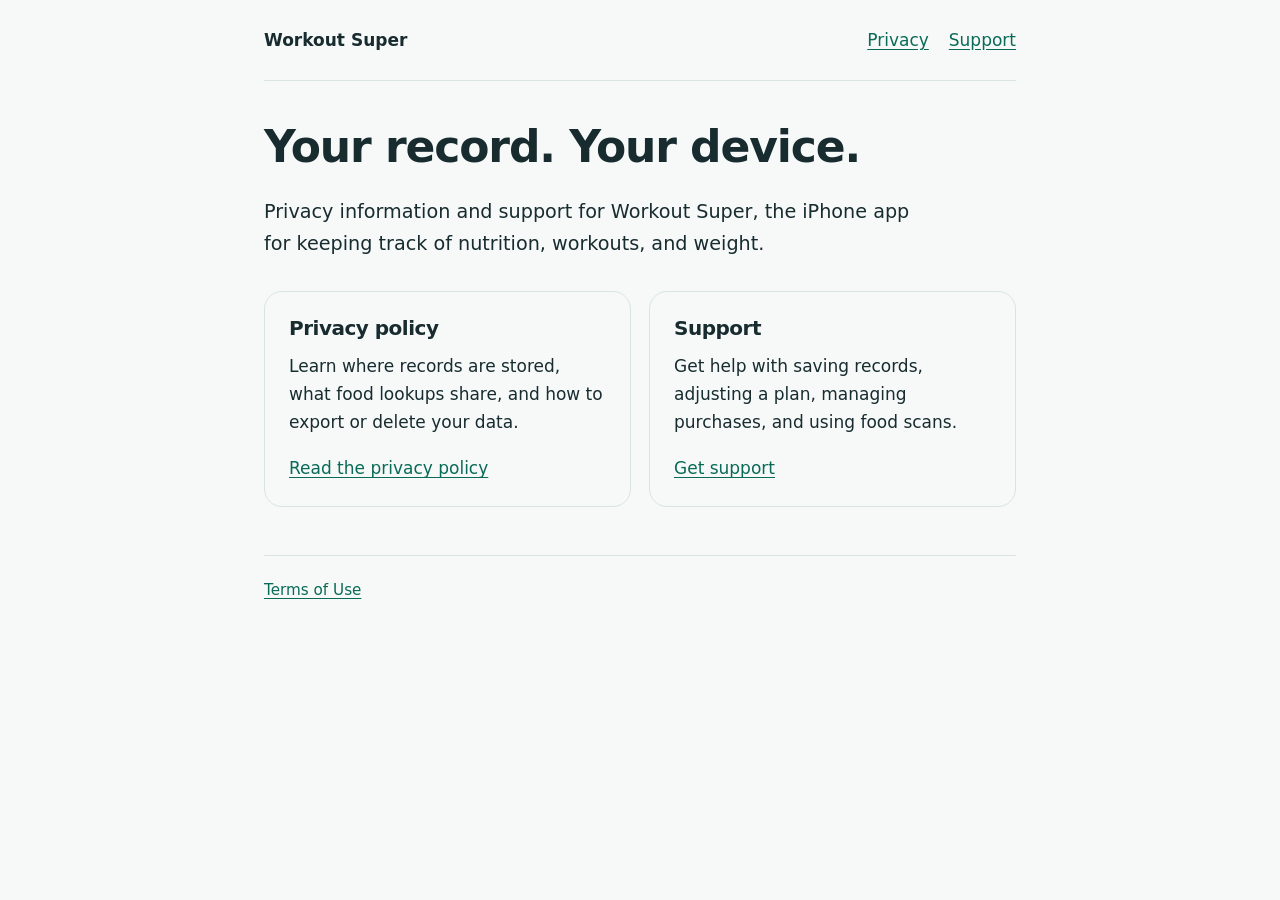
<file: index.html>
<!doctype html>
<html lang="en">
<meta charset="utf-8">
<meta name="viewport" content="width=device-width,initial-scale=1">
<meta name="description" content="Privacy information and support for the Workout Super iPhone app.">
<title>Workout Super — Privacy & Support</title>
<link rel="stylesheet" href="site.css">
<nav aria-label="Main navigation"><a class="brand" href="index.html">Workout Super</a><span><a href="privacy.html">Privacy</a><a href="support.html">Support</a></span></nav>
<main>
<h1>Your record. Your device.</h1>
<p class="intro">Privacy information and support for Workout Super, the iPhone app for keeping track of nutrition, workouts, and weight.</p>
<div class="cards">
<section class="card"><h2>Privacy policy</h2><p>Learn where records are stored, what food lookups share, and how to export or delete your data.</p><a href="privacy.html">Read the privacy policy</a></section>
<section class="card"><h2>Support</h2><p>Get help with saving records, adjusting a plan, managing purchases, and using food scans.</p><a href="support.html">Get support</a></section>
</div>
</main>
<footer><a href="https://www.apple.com/legal/internet-services/itunes/dev/stdeula/">Terms of Use</a></footer>
</html>
</file>
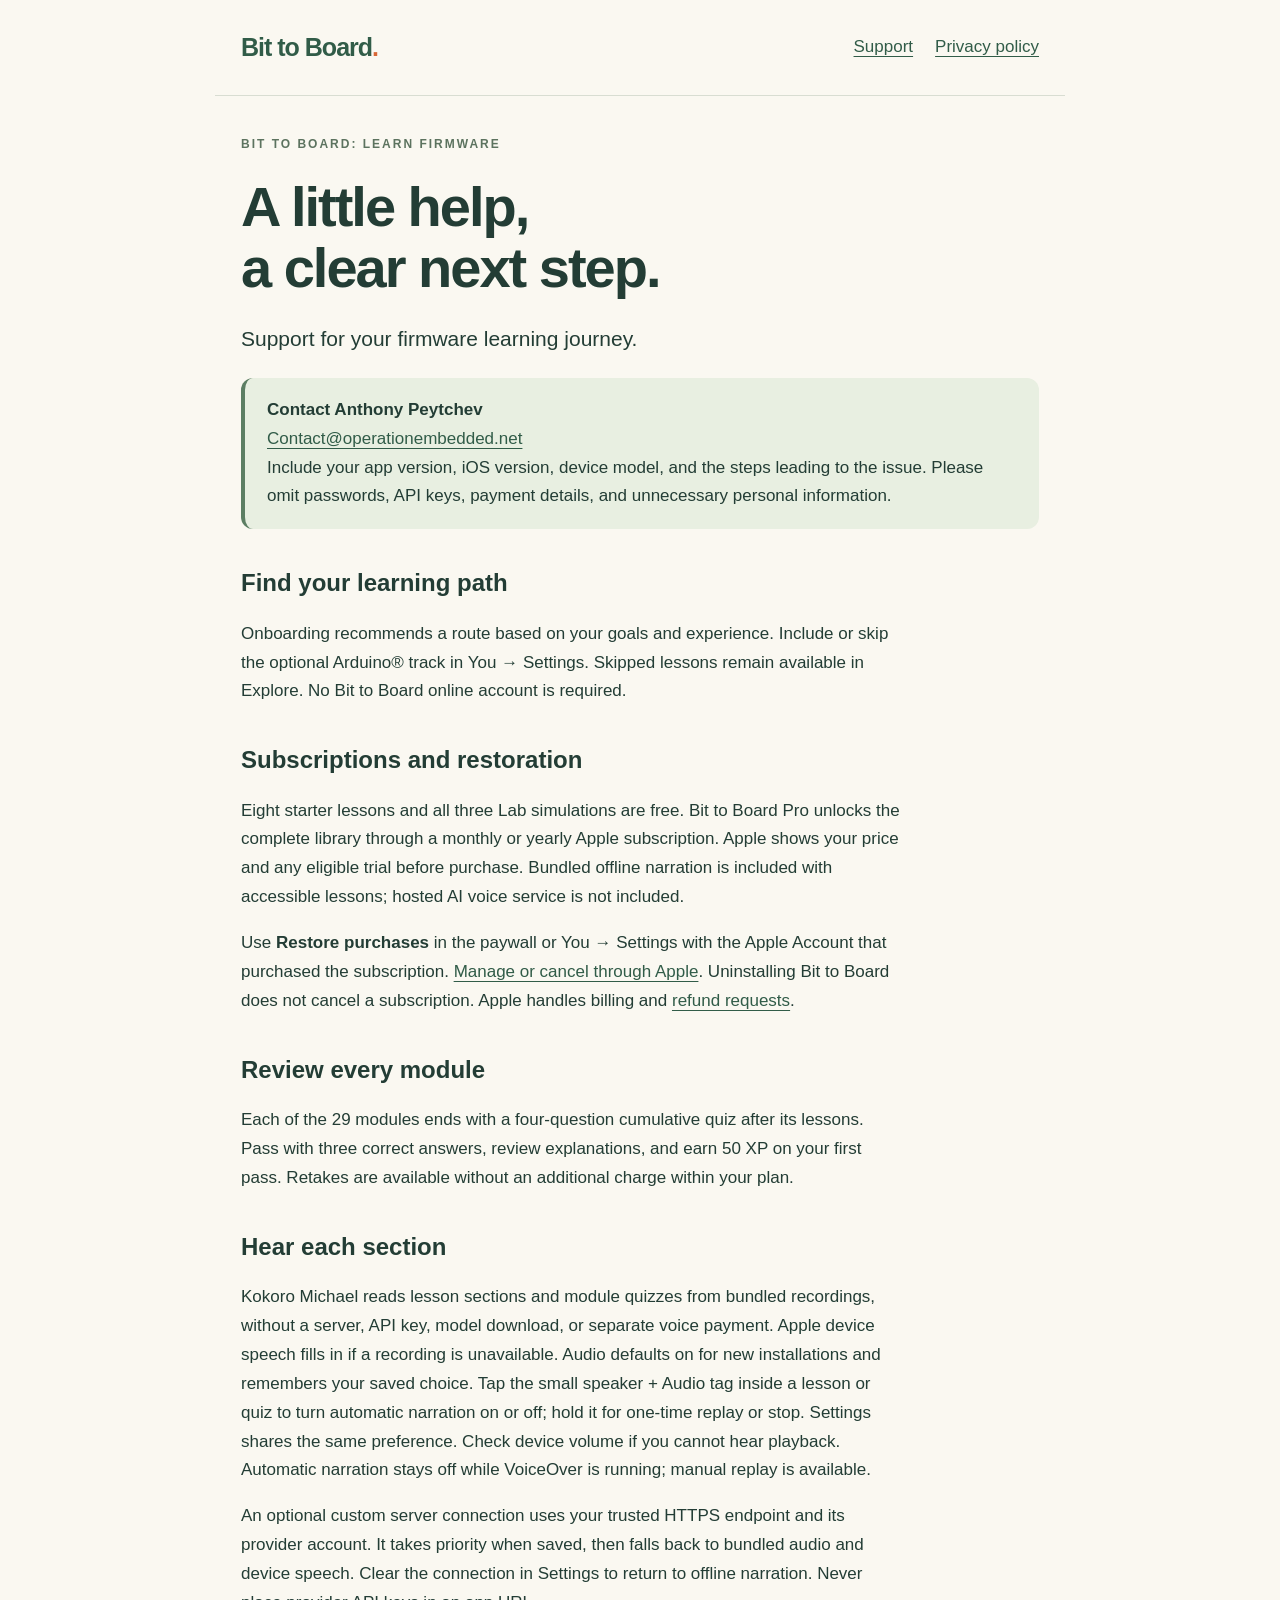
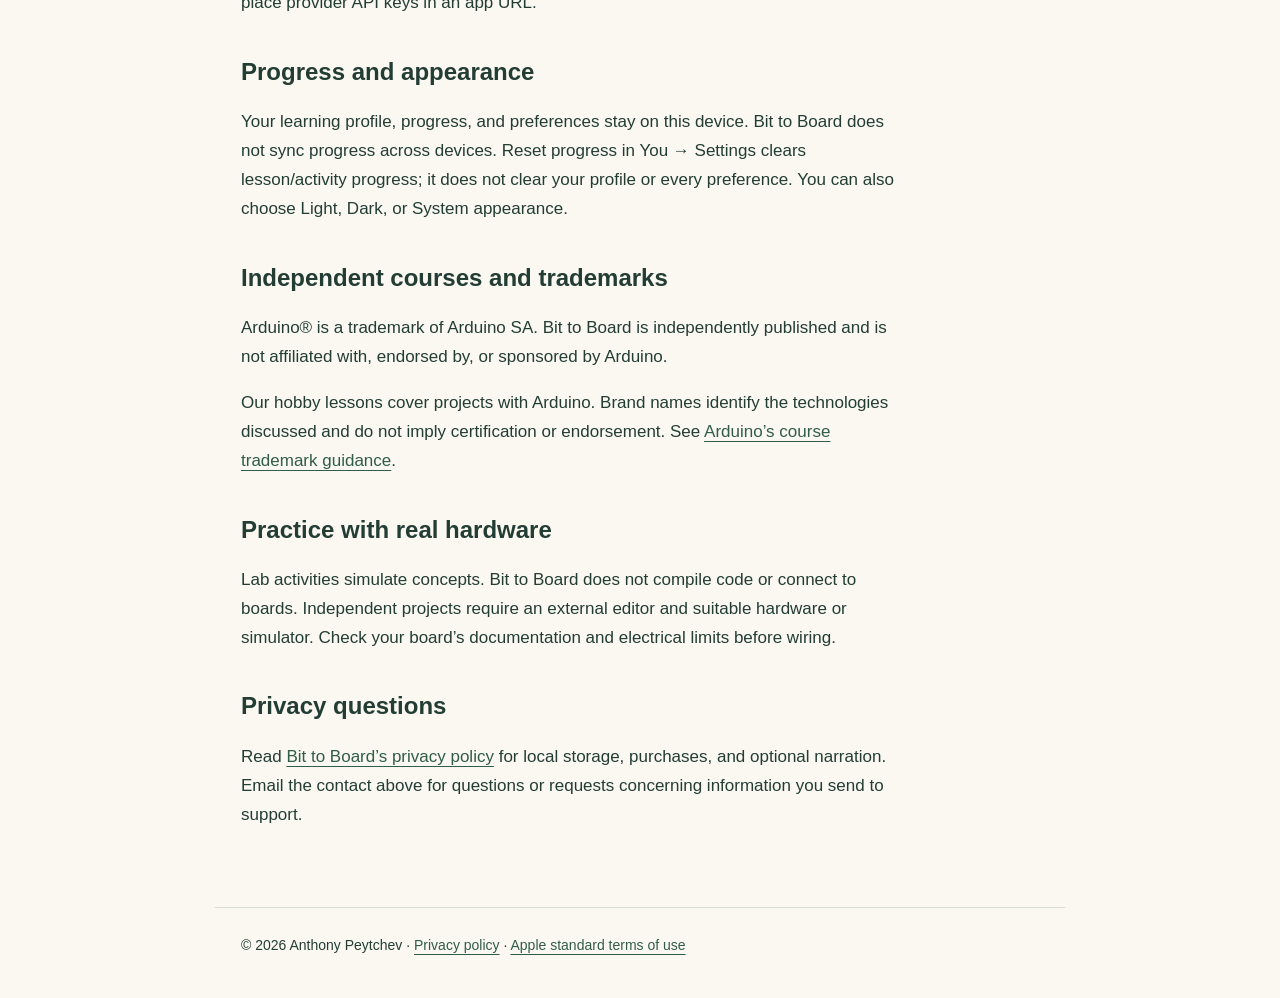
<file: ember/index.html>
<!doctype html><html lang="en"><head><meta charset="utf-8"><meta name="viewport" content="width=device-width,initial-scale=1"><title>Bit to Board — Support</title><meta name="description" content="Help with Bit to Board: Learn Firmware, subscriptions, narration, and local learning progress."><link rel="stylesheet" href="style.css"></head><body><header><a class="brand" href="./">Bit to Board<span>.</span></a><nav aria-label="Main"><a href="./" aria-current="page">Support</a><a href="privacy.html">Privacy policy</a></nav></header><main><p class="eyebrow">Bit to Board: Learn Firmware</p><h1>A little help,<br>a clear next step.</h1><p class="intro">Support for your firmware learning journey.</p><div class="note"><strong>Contact Anthony Peytchev</strong><br><a href="mailto:Contact@operationembedded.net">Contact@operationembedded.net</a><br>Include your app version, iOS version, device model, and the steps leading to the issue. Please omit passwords, API keys, payment details, and unnecessary personal information.</div><h2>Find your learning path</h2><p>Onboarding recommends a route based on your goals and experience. Include or skip the optional Arduino® track in You → Settings. Skipped lessons remain available in Explore. No Bit to Board online account is required.</p><h2>Subscriptions and restoration</h2><p>Eight starter lessons and all three Lab simulations are free. Bit to Board Pro unlocks the complete library through a monthly or yearly Apple subscription. Apple shows your price and any eligible trial before purchase. Bundled offline narration is included with accessible lessons; hosted AI voice service is not included.</p><p>Use <strong>Restore purchases</strong> in the paywall or You → Settings with the Apple Account that purchased the subscription. <a href="https://apps.apple.com/account/subscriptions">Manage or cancel through Apple</a>. Uninstalling Bit to Board does not cancel a subscription. Apple handles billing and <a href="https://reportaproblem.apple.com/">refund requests</a>.</p><h2>Review every module</h2><p>Each of the 29 modules ends with a four-question cumulative quiz after its lessons. Pass with three correct answers, review explanations, and earn 50 XP on your first pass. Retakes are available without an additional charge within your plan.</p><h2>Hear each section</h2><p>Kokoro Michael reads lesson sections and module quizzes from bundled recordings, without a server, API key, model download, or separate voice payment. Apple device speech fills in if a recording is unavailable. Audio defaults on for new installations and remembers your saved choice. Tap the small speaker + Audio tag inside a lesson or quiz to turn automatic narration on or off; hold it for one-time replay or stop. Settings shares the same preference. Check device volume if you cannot hear playback. Automatic narration stays off while VoiceOver is running; manual replay is available.</p><p>An optional custom server connection uses your trusted HTTPS endpoint and its provider account. It takes priority when saved, then falls back to bundled audio and device speech. Clear the connection in Settings to return to offline narration. Never place provider API keys in an app URL.</p><h2>Progress and appearance</h2><p>Your learning profile, progress, and preferences stay on this device. Bit to Board does not sync progress across devices. Reset progress in You → Settings clears lesson/activity progress; it does not clear your profile or every preference. You can also choose Light, Dark, or System appearance.</p><h2>Independent courses and trademarks</h2><p>Arduino® is a trademark of Arduino SA. Bit to Board is independently published and is not affiliated with, endorsed by, or sponsored by Arduino.</p><p>Our hobby lessons cover projects with Arduino. Brand names identify the technologies discussed and do not imply certification or endorsement. See <a href="https://www.arduino.cc/en/trademark/guides/trademark-guide-for-courses-workshops-and-tutorials/">Arduino’s course trademark guidance</a>.</p><h2>Practice with real hardware</h2><p>Lab activities simulate concepts. Bit to Board does not compile code or connect to boards. Independent projects require an external editor and suitable hardware or simulator. Check your board’s documentation and electrical limits before wiring.</p><h2>Privacy questions</h2><p>Read <a href="privacy.html">Bit to Board’s privacy policy</a> for local storage, purchases, and optional narration. Email the contact above for questions or requests concerning information you send to support.</p></main><footer>© 2026 Anthony Peytchev · <a href="privacy.html">Privacy policy</a> · <a href="https://www.apple.com/legal/internet-services/itunes/dev/stdeula/">Apple standard terms of use</a></footer></body></html>
</file>
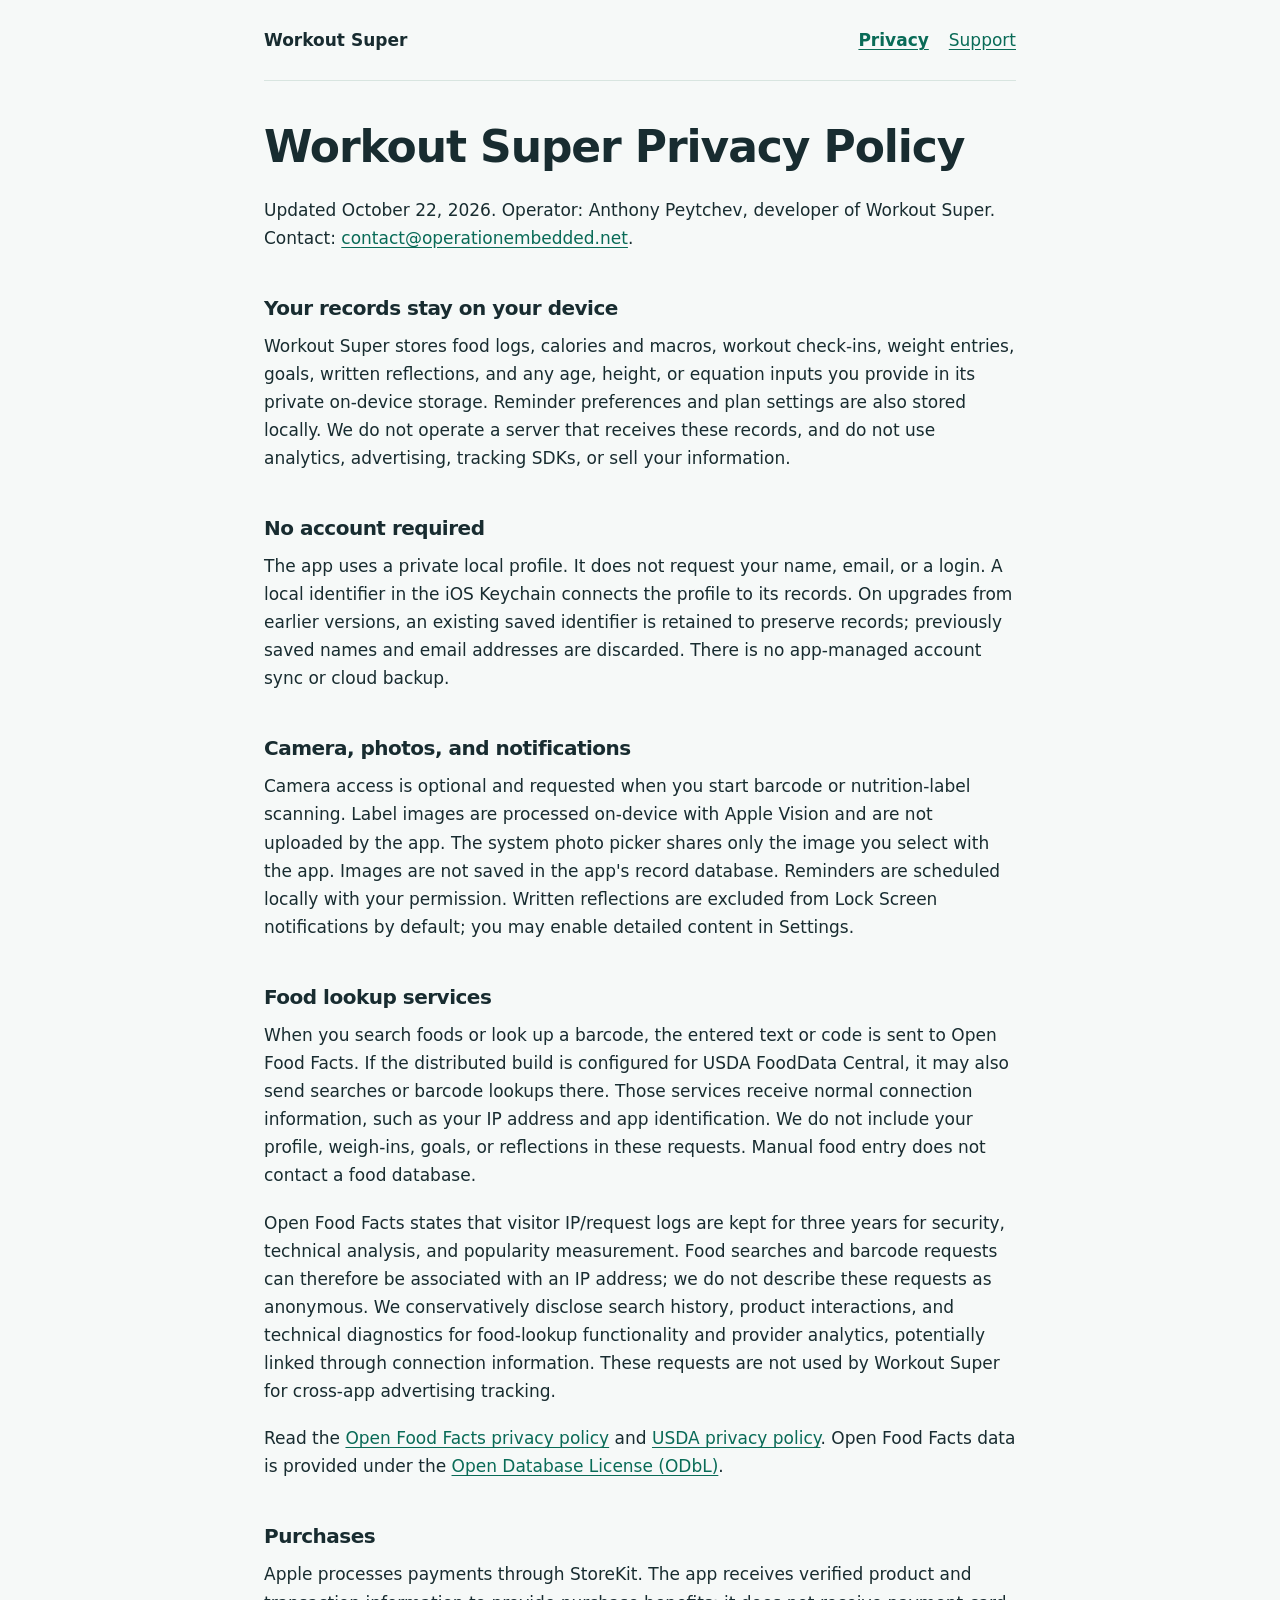
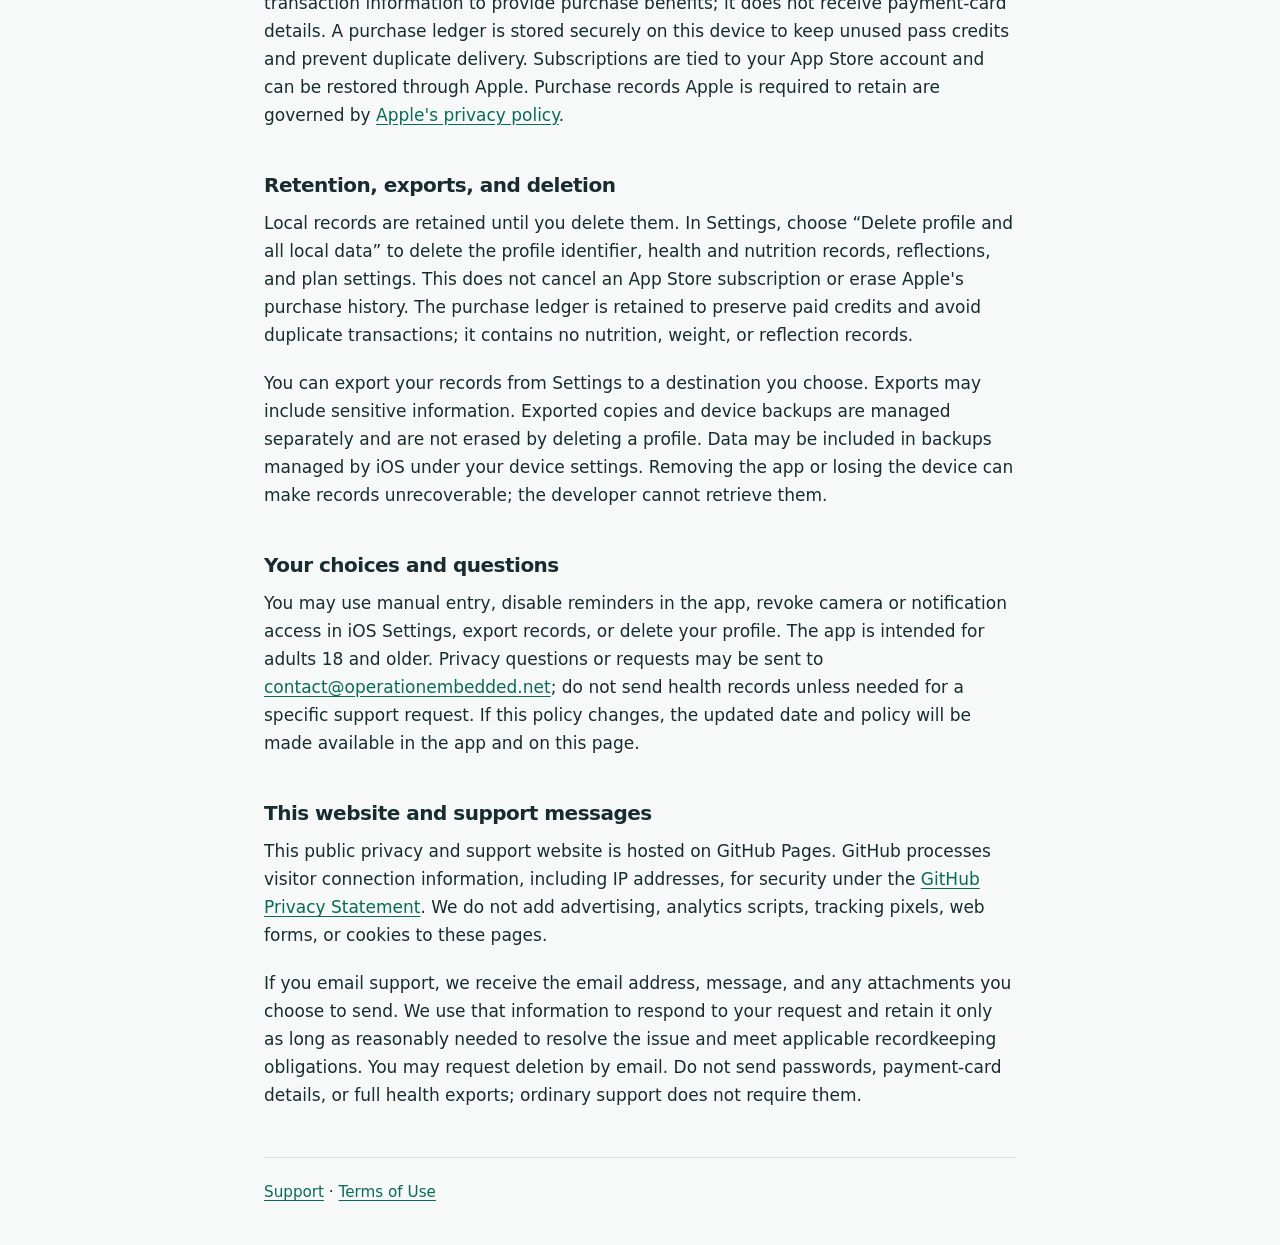
<file: privacy.html>
<!doctype html>
<html lang="en">
<meta charset="utf-8">
<meta name="viewport" content="width=device-width,initial-scale=1">
<meta name="description" content="How Workout Super handles local records, food lookups, purchases, and support information.">
<title>Workout Super — Privacy Policy</title>
<link rel="stylesheet" href="site.css">
<nav aria-label="Main navigation"><a class="brand" href="index.html">Workout Super</a><span><a href="privacy.html" aria-current="page">Privacy</a><a href="support.html">Support</a></span></nav>
<main>
<h1>Workout Super Privacy Policy</h1>
<p>Updated October 22, 2026. Operator: Anthony Peytchev, developer of Workout Super. Contact: <a href="mailto:contact@operationembedded.net">contact@operationembedded.net</a>.</p>
<h2>Your records stay on your device</h2>
<p>Workout Super stores food logs, calories and macros, workout check-ins, weight entries, goals, written reflections, and any age, height, or equation inputs you provide in its private on-device storage. Reminder preferences and plan settings are also stored locally. We do not operate a server that receives these records, and do not use analytics, advertising, tracking SDKs, or sell your information.</p>
<h2>No account required</h2>
<p>The app uses a private local profile. It does not request your name, email, or a login. A local identifier in the iOS Keychain connects the profile to its records. On upgrades from earlier versions, an existing saved identifier is retained to preserve records; previously saved names and email addresses are discarded. There is no app-managed account sync or cloud backup.</p>
<h2>Camera, photos, and notifications</h2>
<p>Camera access is optional and requested when you start barcode or nutrition-label scanning. Label images are processed on-device with Apple Vision and are not uploaded by the app. The system photo picker shares only the image you select with the app. Images are not saved in the app's record database. Reminders are scheduled locally with your permission. Written reflections are excluded from Lock Screen notifications by default; you may enable detailed content in Settings.</p>
<h2>Food lookup services</h2>
<p>When you search foods or look up a barcode, the entered text or code is sent to Open Food Facts. If the distributed build is configured for USDA FoodData Central, it may also send searches or barcode lookups there. Those services receive normal connection information, such as your IP address and app identification. We do not include your profile, weigh-ins, goals, or reflections in these requests. Manual food entry does not contact a food database.</p>
<p>Open Food Facts states that visitor IP/request logs are kept for three years for security, technical analysis, and popularity measurement. Food searches and barcode requests can therefore be associated with an IP address; we do not describe these requests as anonymous. We conservatively disclose search history, product interactions, and technical diagnostics for food-lookup functionality and provider analytics, potentially linked through connection information. These requests are not used by Workout Super for cross-app advertising tracking.</p>
<p>Read the <a href="https://world.openfoodfacts.org/privacy">Open Food Facts privacy policy</a> and <a href="https://www.usda.gov/privacy-policy">USDA privacy policy</a>. Open Food Facts data is provided under the <a href="https://opendatacommons.org/licenses/odbl/1-0/">Open Database License (ODbL)</a>.</p>
<h2>Purchases</h2>
<p>Apple processes payments through StoreKit. The app receives verified product and transaction information to provide purchase benefits; it does not receive payment-card details. A purchase ledger is stored securely on this device to keep unused pass credits and prevent duplicate delivery. Subscriptions are tied to your App Store account and can be restored through Apple. Purchase records Apple is required to retain are governed by <a href="https://www.apple.com/legal/privacy/">Apple's privacy policy</a>.</p>
<h2>Retention, exports, and deletion</h2>
<p>Local records are retained until you delete them. In Settings, choose “Delete profile and all local data” to delete the profile identifier, health and nutrition records, reflections, and plan settings. This does not cancel an App Store subscription or erase Apple's purchase history. The purchase ledger is retained to preserve paid credits and avoid duplicate transactions; it contains no nutrition, weight, or reflection records.</p>
<p>You can export your records from Settings to a destination you choose. Exports may include sensitive information. Exported copies and device backups are managed separately and are not erased by deleting a profile. Data may be included in backups managed by iOS under your device settings. Removing the app or losing the device can make records unrecoverable; the developer cannot retrieve them.</p>
<h2>Your choices and questions</h2>
<p>You may use manual entry, disable reminders in the app, revoke camera or notification access in iOS Settings, export records, or delete your profile. The app is intended for adults 18 and older. Privacy questions or requests may be sent to <a href="mailto:contact@operationembedded.net">contact@operationembedded.net</a>; do not send health records unless needed for a specific support request. If this policy changes, the updated date and policy will be made available in the app and on this page.</p>
<h2>This website and support messages</h2>
<p>This public privacy and support website is hosted on GitHub Pages. GitHub processes visitor connection information, including IP addresses, for security under the <a href="https://docs.github.com/en/site-policy/privacy-policies/github-general-privacy-statement">GitHub Privacy Statement</a>. We do not add advertising, analytics scripts, tracking pixels, web forms, or cookies to these pages.</p>
<p>If you email support, we receive the email address, message, and any attachments you choose to send. We use that information to respond to your request and retain it only as long as reasonably needed to resolve the issue and meet applicable recordkeeping obligations. You may request deletion by email. Do not send passwords, payment-card details, or full health exports; ordinary support does not require them.</p>
</main>
<footer><a href="support.html">Support</a> · <a href="https://www.apple.com/legal/internet-services/itunes/dev/stdeula/">Terms of Use</a></footer>
</html>
</file>
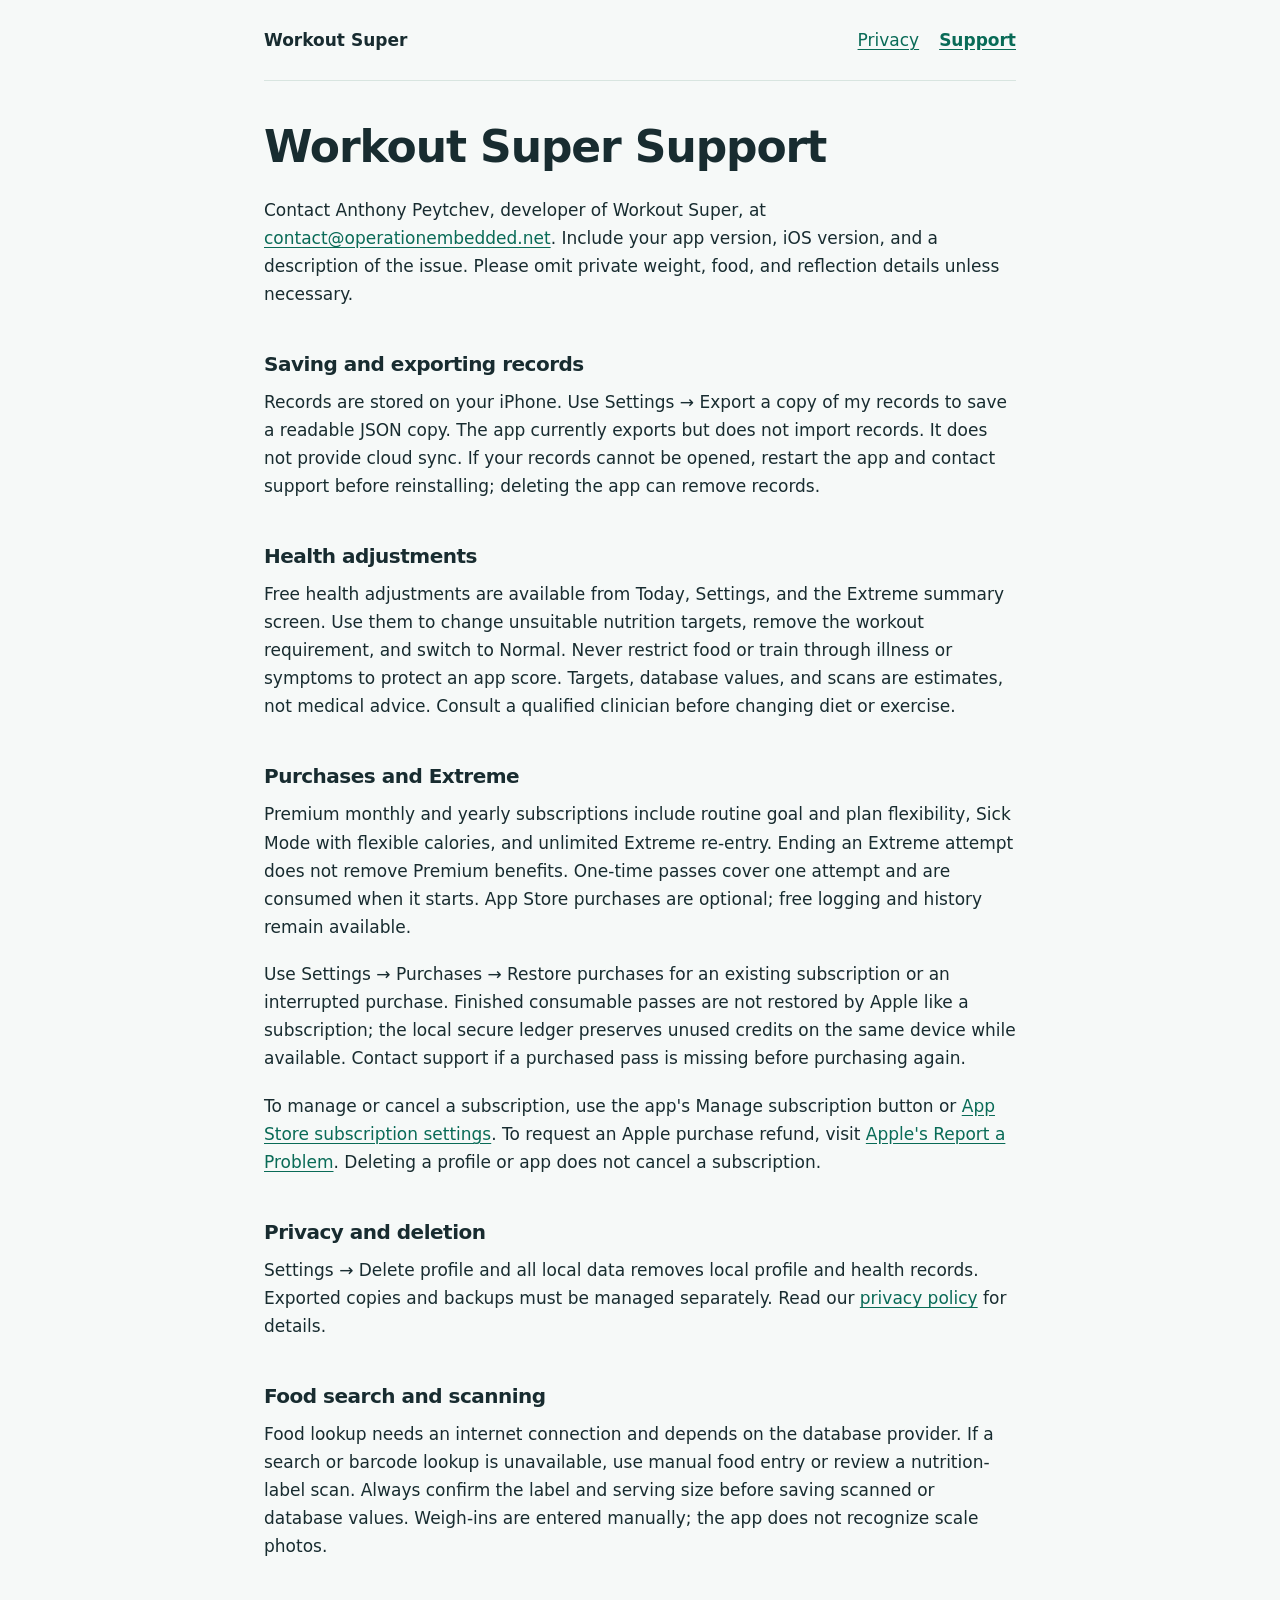
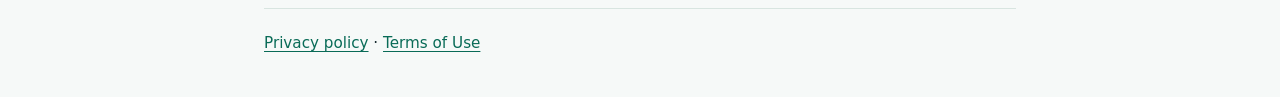
<file: support.html>
<!doctype html>
<html lang="en">
<meta charset="utf-8">
<meta name="viewport" content="width=device-width,initial-scale=1">
<meta name="description" content="Contact Workout Super support and find help with records, health adjustments, purchases, and privacy.">
<title>Workout Super — Support</title>
<link rel="stylesheet" href="site.css">
<nav aria-label="Main navigation"><a class="brand" href="index.html">Workout Super</a><span><a href="privacy.html">Privacy</a><a href="support.html" aria-current="page">Support</a></span></nav>
<main>
<h1>Workout Super Support</h1>
<p>Contact Anthony Peytchev, developer of Workout Super, at <a href="mailto:contact@operationembedded.net">contact@operationembedded.net</a>. Include your app version, iOS version, and a description of the issue. Please omit private weight, food, and reflection details unless necessary.</p>
<h2>Saving and exporting records</h2>
<p>Records are stored on your iPhone. Use Settings → Export a copy of my records to save a readable JSON copy. The app currently exports but does not import records. It does not provide cloud sync. If your records cannot be opened, restart the app and contact support before reinstalling; deleting the app can remove records.</p>
<h2>Health adjustments</h2>
<p>Free health adjustments are available from Today, Settings, and the Extreme summary screen. Use them to change unsuitable nutrition targets, remove the workout requirement, and switch to Normal. Never restrict food or train through illness or symptoms to protect an app score. Targets, database values, and scans are estimates, not medical advice. Consult a qualified clinician before changing diet or exercise.</p>
<h2>Purchases and Extreme</h2>
<p>Premium monthly and yearly subscriptions include routine goal and plan flexibility, Sick Mode with flexible calories, and unlimited Extreme re-entry. Ending an Extreme attempt does not remove Premium benefits. One-time passes cover one attempt and are consumed when it starts. App Store purchases are optional; free logging and history remain available.</p>
<p>Use Settings → Purchases → Restore purchases for an existing subscription or an interrupted purchase. Finished consumable passes are not restored by Apple like a subscription; the local secure ledger preserves unused credits on the same device while available. Contact support if a purchased pass is missing before purchasing again.</p>
<p>To manage or cancel a subscription, use the app's Manage subscription button or <a href="https://apps.apple.com/account/subscriptions">App Store subscription settings</a>. To request an Apple purchase refund, visit <a href="https://reportaproblem.apple.com/">Apple's Report a Problem</a>. Deleting a profile or app does not cancel a subscription.</p>
<h2>Privacy and deletion</h2>
<p>Settings → Delete profile and all local data removes local profile and health records. Exported copies and backups must be managed separately. Read our <a href="privacy.html">privacy policy</a> for details.</p>
<h2>Food search and scanning</h2>
<p>Food lookup needs an internet connection and depends on the database provider. If a search or barcode lookup is unavailable, use manual food entry or review a nutrition-label scan. Always confirm the label and serving size before saving scanned or database values. Weigh-ins are entered manually; the app does not recognize scale photos.</p>
</main>
<footer><a href="privacy.html">Privacy policy</a> · <a href="https://www.apple.com/legal/internet-services/itunes/dev/stdeula/">Terms of Use</a></footer>
</html>
</file>
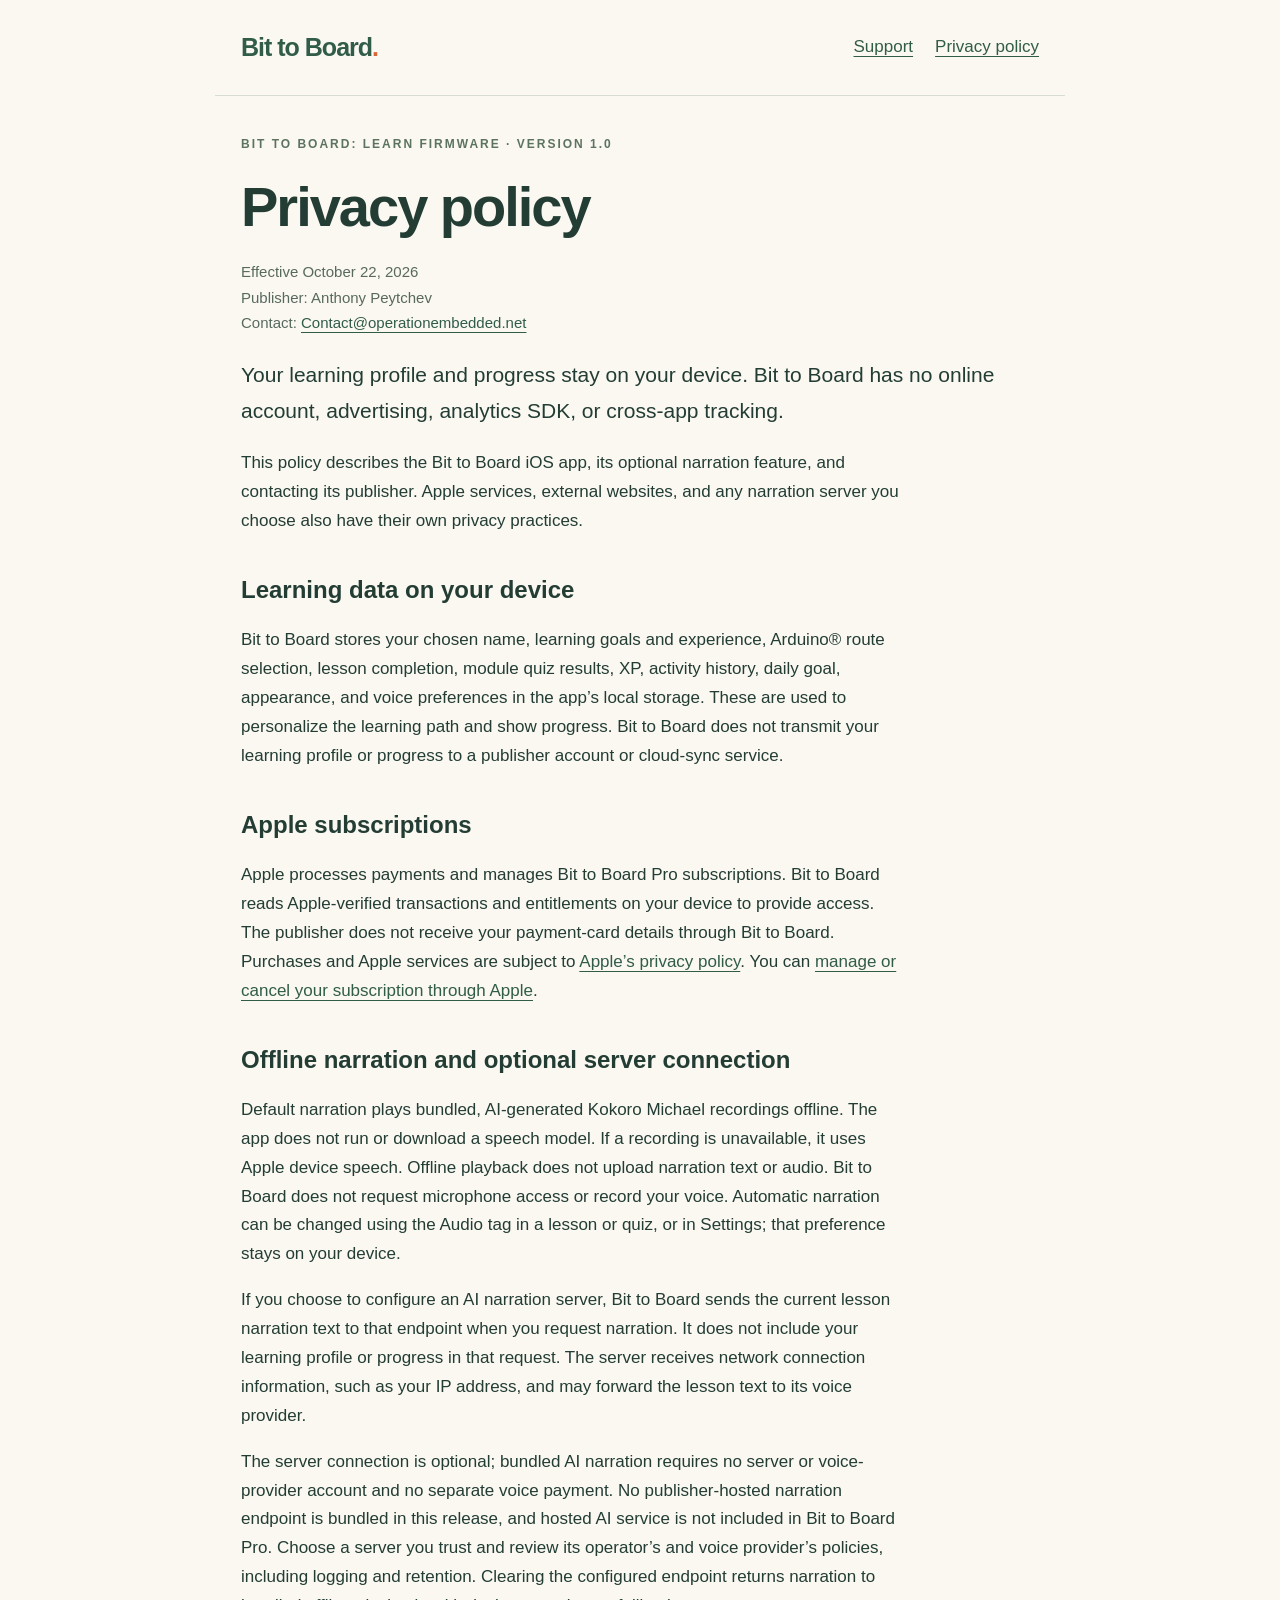
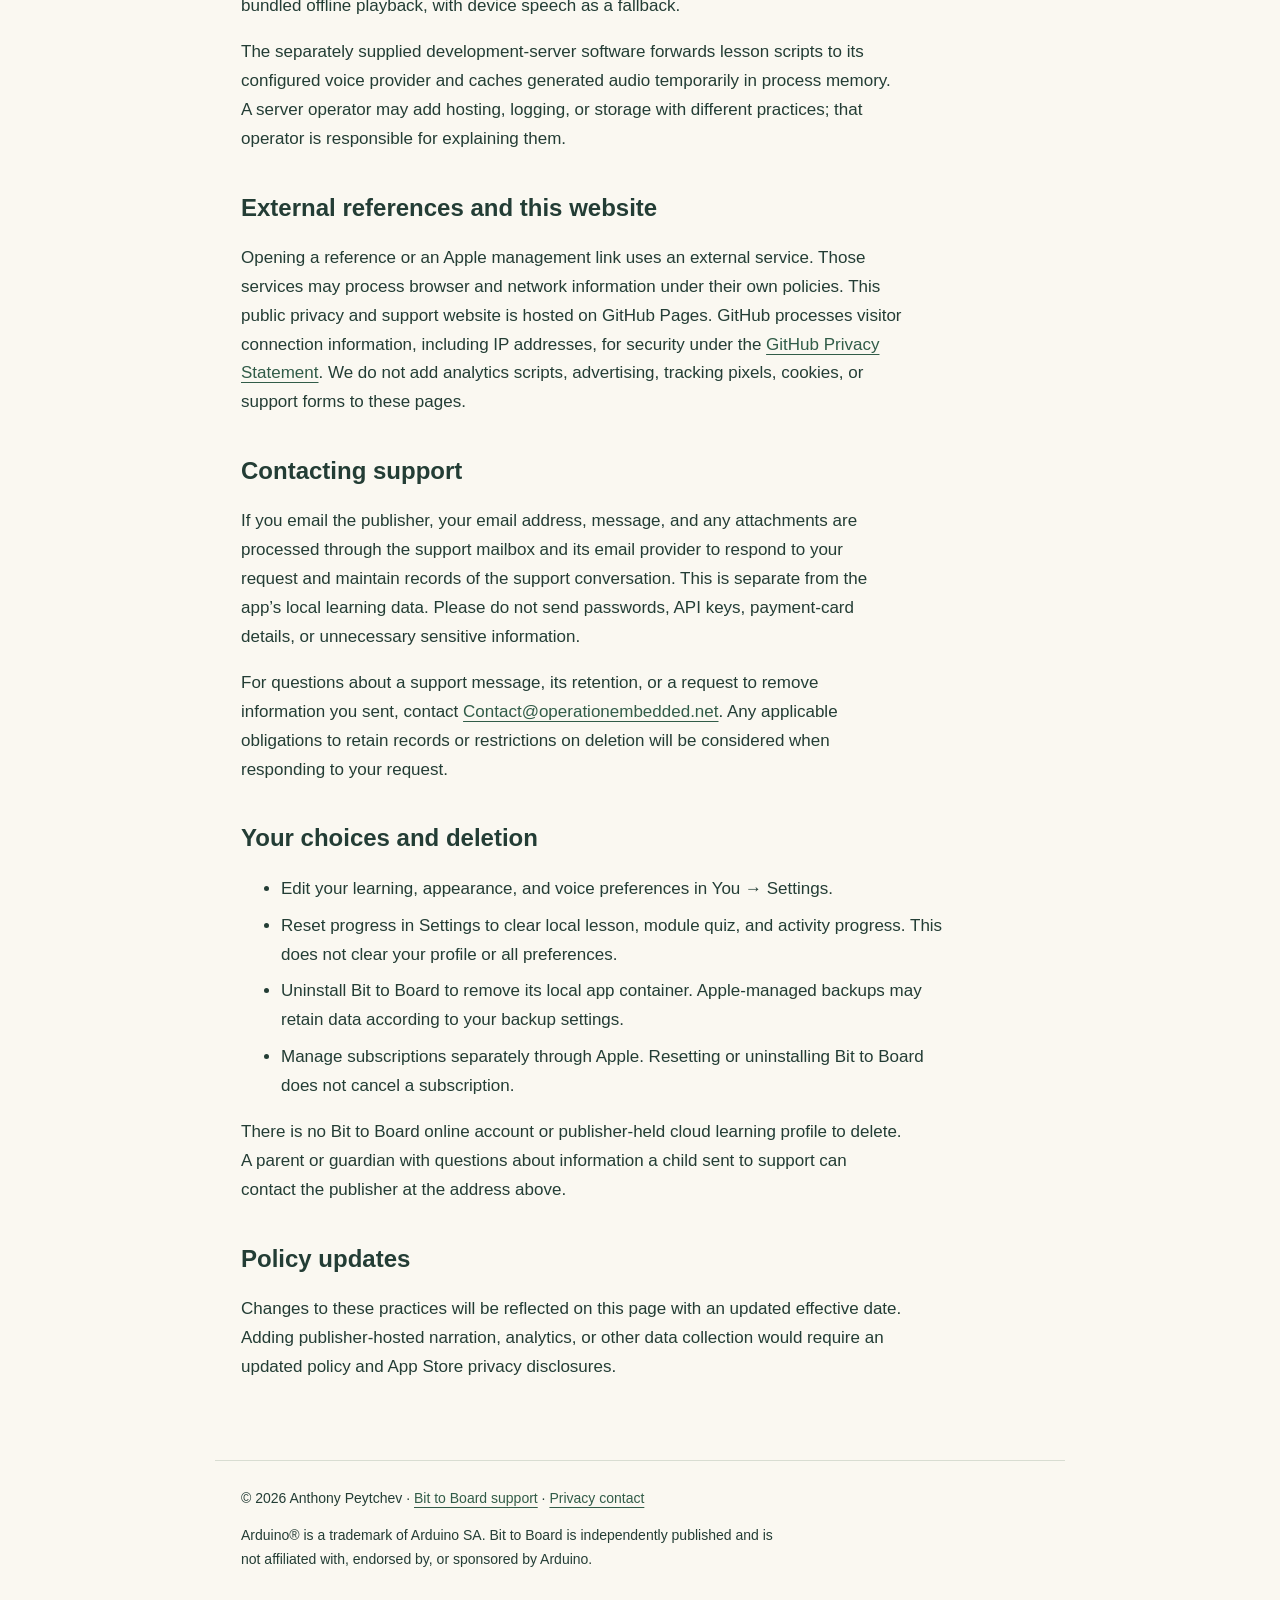
<file: ember/privacy.html>
<!doctype html><html lang="en"><head><meta charset="utf-8"><meta name="viewport" content="width=device-width,initial-scale=1"><title>Bit to Board — Privacy Policy</title><meta name="description" content="How Bit to Board: Learn Firmware handles local learning data, Apple subscriptions, optional AI narration, and support."><link rel="stylesheet" href="style.css"></head><body><header><a class="brand" href="./">Bit to Board<span>.</span></a><nav aria-label="Main"><a href="./">Support</a><a href="privacy.html" aria-current="page">Privacy policy</a></nav></header><main><p class="eyebrow">Bit to Board: Learn Firmware · Version 1.0</p><h1>Privacy policy</h1><p class="meta">Effective October 22, 2026<br>Publisher: Anthony Peytchev<br>Contact: <a href="mailto:Contact@operationembedded.net">Contact@operationembedded.net</a></p><p class="intro">Your learning profile and progress stay on your device. Bit to Board has no online account, advertising, analytics SDK, or cross-app tracking.</p><p>This policy describes the Bit to Board iOS app, its optional narration feature, and contacting its publisher. Apple services, external websites, and any narration server you choose also have their own privacy practices.</p><h2>Learning data on your device</h2><p>Bit to Board stores your chosen name, learning goals and experience, Arduino® route selection, lesson completion, module quiz results, XP, activity history, daily goal, appearance, and voice preferences in the app’s local storage. These are used to personalize the learning path and show progress. Bit to Board does not transmit your learning profile or progress to a publisher account or cloud-sync service.</p><h2>Apple subscriptions</h2><p>Apple processes payments and manages Bit to Board Pro subscriptions. Bit to Board reads Apple-verified transactions and entitlements on your device to provide access. The publisher does not receive your payment-card details through Bit to Board. Purchases and Apple services are subject to <a href="https://www.apple.com/legal/privacy/">Apple’s privacy policy</a>. You can <a href="https://apps.apple.com/account/subscriptions">manage or cancel your subscription through Apple</a>.</p><h2>Offline narration and optional server connection</h2><p>Default narration plays bundled, AI-generated Kokoro Michael recordings offline. The app does not run or download a speech model. If a recording is unavailable, it uses Apple device speech. Offline playback does not upload narration text or audio. Bit to Board does not request microphone access or record your voice. Automatic narration can be changed using the Audio tag in a lesson or quiz, or in Settings; that preference stays on your device.</p><p>If you choose to configure an AI narration server, Bit to Board sends the current lesson narration text to that endpoint when you request narration. It does not include your learning profile or progress in that request. The server receives network connection information, such as your IP address, and may forward the lesson text to its voice provider.</p><p>The server connection is optional; bundled AI narration requires no server or voice-provider account and no separate voice payment. No publisher-hosted narration endpoint is bundled in this release, and hosted AI service is not included in Bit to Board Pro. Choose a server you trust and review its operator’s and voice provider’s policies, including logging and retention. Clearing the configured endpoint returns narration to bundled offline playback, with device speech as a fallback.</p><p>The separately supplied development-server software forwards lesson scripts to its configured voice provider and caches generated audio temporarily in process memory. A server operator may add hosting, logging, or storage with different practices; that operator is responsible for explaining them.</p><h2>External references and this website</h2><p>Opening a reference or an Apple management link uses an external service. Those services may process browser and network information under their own policies. This public privacy and support website is hosted on GitHub Pages. GitHub processes visitor connection information, including IP addresses, for security under the <a href="https://docs.github.com/en/site-policy/privacy-policies/github-general-privacy-statement">GitHub Privacy Statement</a>. We do not add analytics scripts, advertising, tracking pixels, cookies, or support forms to these pages.</p><h2>Contacting support</h2><p>If you email the publisher, your email address, message, and any attachments are processed through the support mailbox and its email provider to respond to your request and maintain records of the support conversation. This is separate from the app’s local learning data. Please do not send passwords, API keys, payment-card details, or unnecessary sensitive information.</p><p>For questions about a support message, its retention, or a request to remove information you sent, contact <a href="mailto:Contact@operationembedded.net">Contact@operationembedded.net</a>. Any applicable obligations to retain records or restrictions on deletion will be considered when responding to your request.</p><h2>Your choices and deletion</h2><ul><li>Edit your learning, appearance, and voice preferences in You → Settings.</li><li>Reset progress in Settings to clear local lesson, module quiz, and activity progress. This does not clear your profile or all preferences.</li><li>Uninstall Bit to Board to remove its local app container. Apple-managed backups may retain data according to your backup settings.</li><li>Manage subscriptions separately through Apple. Resetting or uninstalling Bit to Board does not cancel a subscription.</li></ul><p>There is no Bit to Board online account or publisher-held cloud learning profile to delete. A parent or guardian with questions about information a child sent to support can contact the publisher at the address above.</p><h2>Policy updates</h2><p>Changes to these practices will be reflected on this page with an updated effective date. Adding publisher-hosted narration, analytics, or other data collection would require an updated policy and App Store privacy disclosures.</p></main><footer>© 2026 Anthony Peytchev · <a href="./">Bit to Board support</a> · <a href="mailto:Contact@operationembedded.net">Privacy contact</a><p>Arduino® is a trademark of Arduino SA. Bit to Board is independently published and is not affiliated with, endorsed by, or sponsored by Arduino.</p></footer></body></html>
</file>
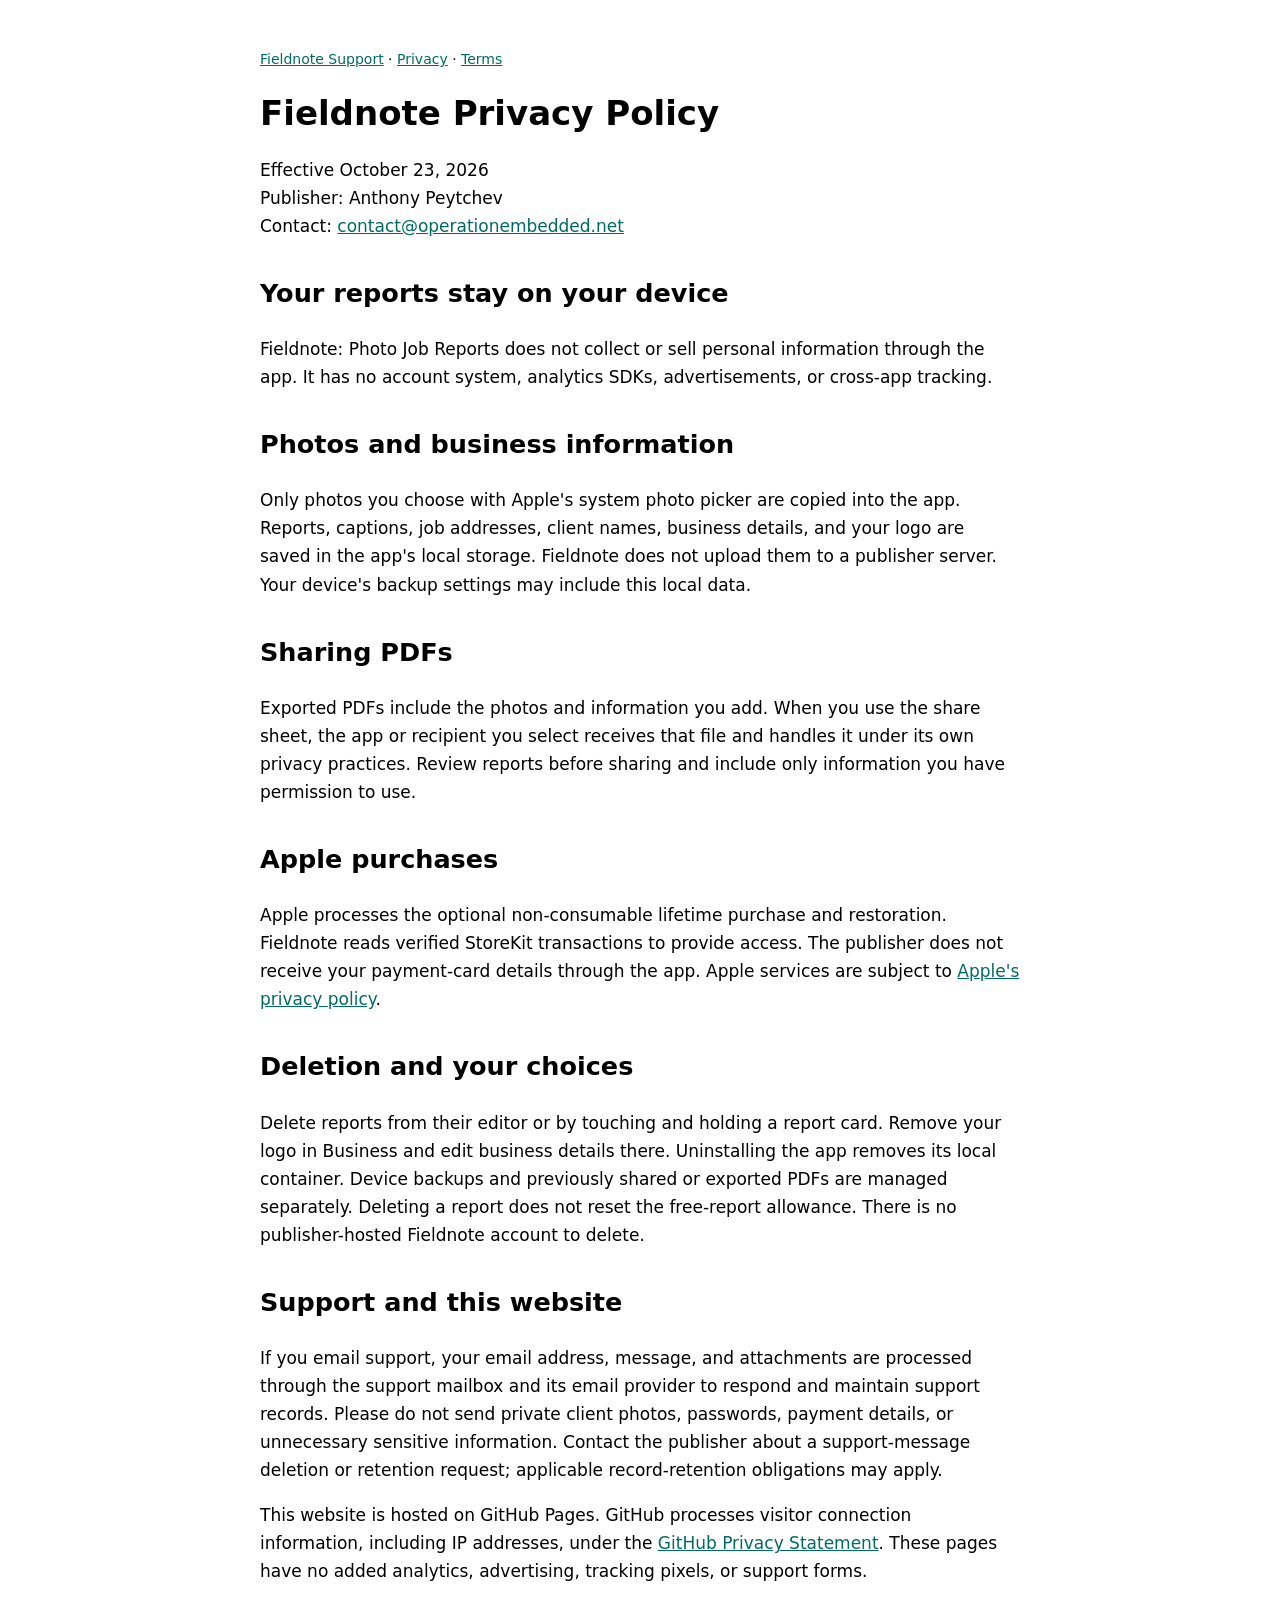
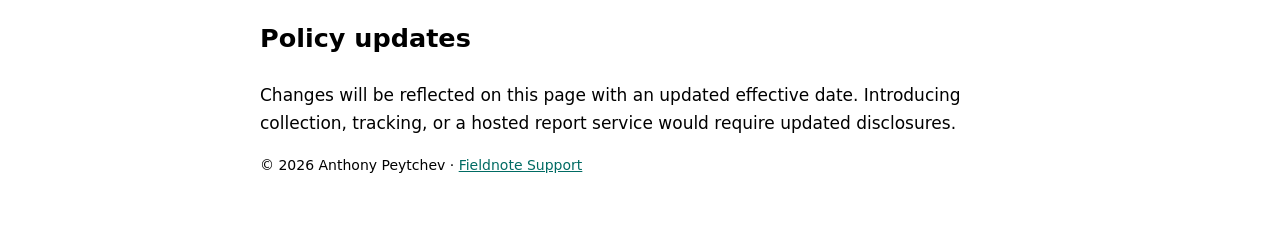
<file: fieldnote/privacy.html>
<!doctype html><html lang="en"><head><meta charset="utf-8"><meta name="viewport" content="width=device-width,initial-scale=1"><title>Fieldnote — Privacy Policy</title><style>html{color-scheme:light dark}body{font:17px/1.65 system-ui,sans-serif;max-width:760px;margin:48px auto;padding:0 24px}a{color:light-dark(#006b63,#65d9cc)}h1{line-height:1.15}nav,footer{font-size:14px}h2{margin-top:32px}</style></head><body><nav><a href="support.html">Fieldnote Support</a> · <a href="privacy.html">Privacy</a> · <a href="terms.html">Terms</a></nav><main><h1>Fieldnote Privacy Policy</h1><p>Effective October 23, 2026<br>Publisher: Anthony Peytchev<br>Contact: <a href="mailto:contact@operationembedded.net">contact@operationembedded.net</a></p><h2>Your reports stay on your device</h2><p>Fieldnote: Photo Job Reports does not collect or sell personal information through the app. It has no account system, analytics SDKs, advertisements, or cross-app tracking.</p><h2>Photos and business information</h2><p>Only photos you choose with Apple's system photo picker are copied into the app. Reports, captions, job addresses, client names, business details, and your logo are saved in the app's local storage. Fieldnote does not upload them to a publisher server. Your device's backup settings may include this local data.</p><h2>Sharing PDFs</h2><p>Exported PDFs include the photos and information you add. When you use the share sheet, the app or recipient you select receives that file and handles it under its own privacy practices. Review reports before sharing and include only information you have permission to use.</p><h2>Apple purchases</h2><p>Apple processes the optional non-consumable lifetime purchase and restoration. Fieldnote reads verified StoreKit transactions to provide access. The publisher does not receive your payment-card details through the app. Apple services are subject to <a href="https://www.apple.com/legal/privacy/">Apple's privacy policy</a>.</p><h2>Deletion and your choices</h2><p>Delete reports from their editor or by touching and holding a report card. Remove your logo in Business and edit business details there. Uninstalling the app removes its local container. Device backups and previously shared or exported PDFs are managed separately. Deleting a report does not reset the free-report allowance. There is no publisher-hosted Fieldnote account to delete.</p><h2>Support and this website</h2><p>If you email support, your email address, message, and attachments are processed through the support mailbox and its email provider to respond and maintain support records. Please do not send private client photos, passwords, payment details, or unnecessary sensitive information. Contact the publisher about a support-message deletion or retention request; applicable record-retention obligations may apply.</p><p>This website is hosted on GitHub Pages. GitHub processes visitor connection information, including IP addresses, under the <a href="https://docs.github.com/en/site-policy/privacy-policies/github-general-privacy-statement">GitHub Privacy Statement</a>. These pages have no added analytics, advertising, tracking pixels, or support forms.</p><h2>Policy updates</h2><p>Changes will be reflected on this page with an updated effective date. Introducing collection, tracking, or a hosted report service would require updated disclosures.</p></main><footer>© 2026 Anthony Peytchev · <a href="support.html">Fieldnote Support</a></footer></body></html>
</file>
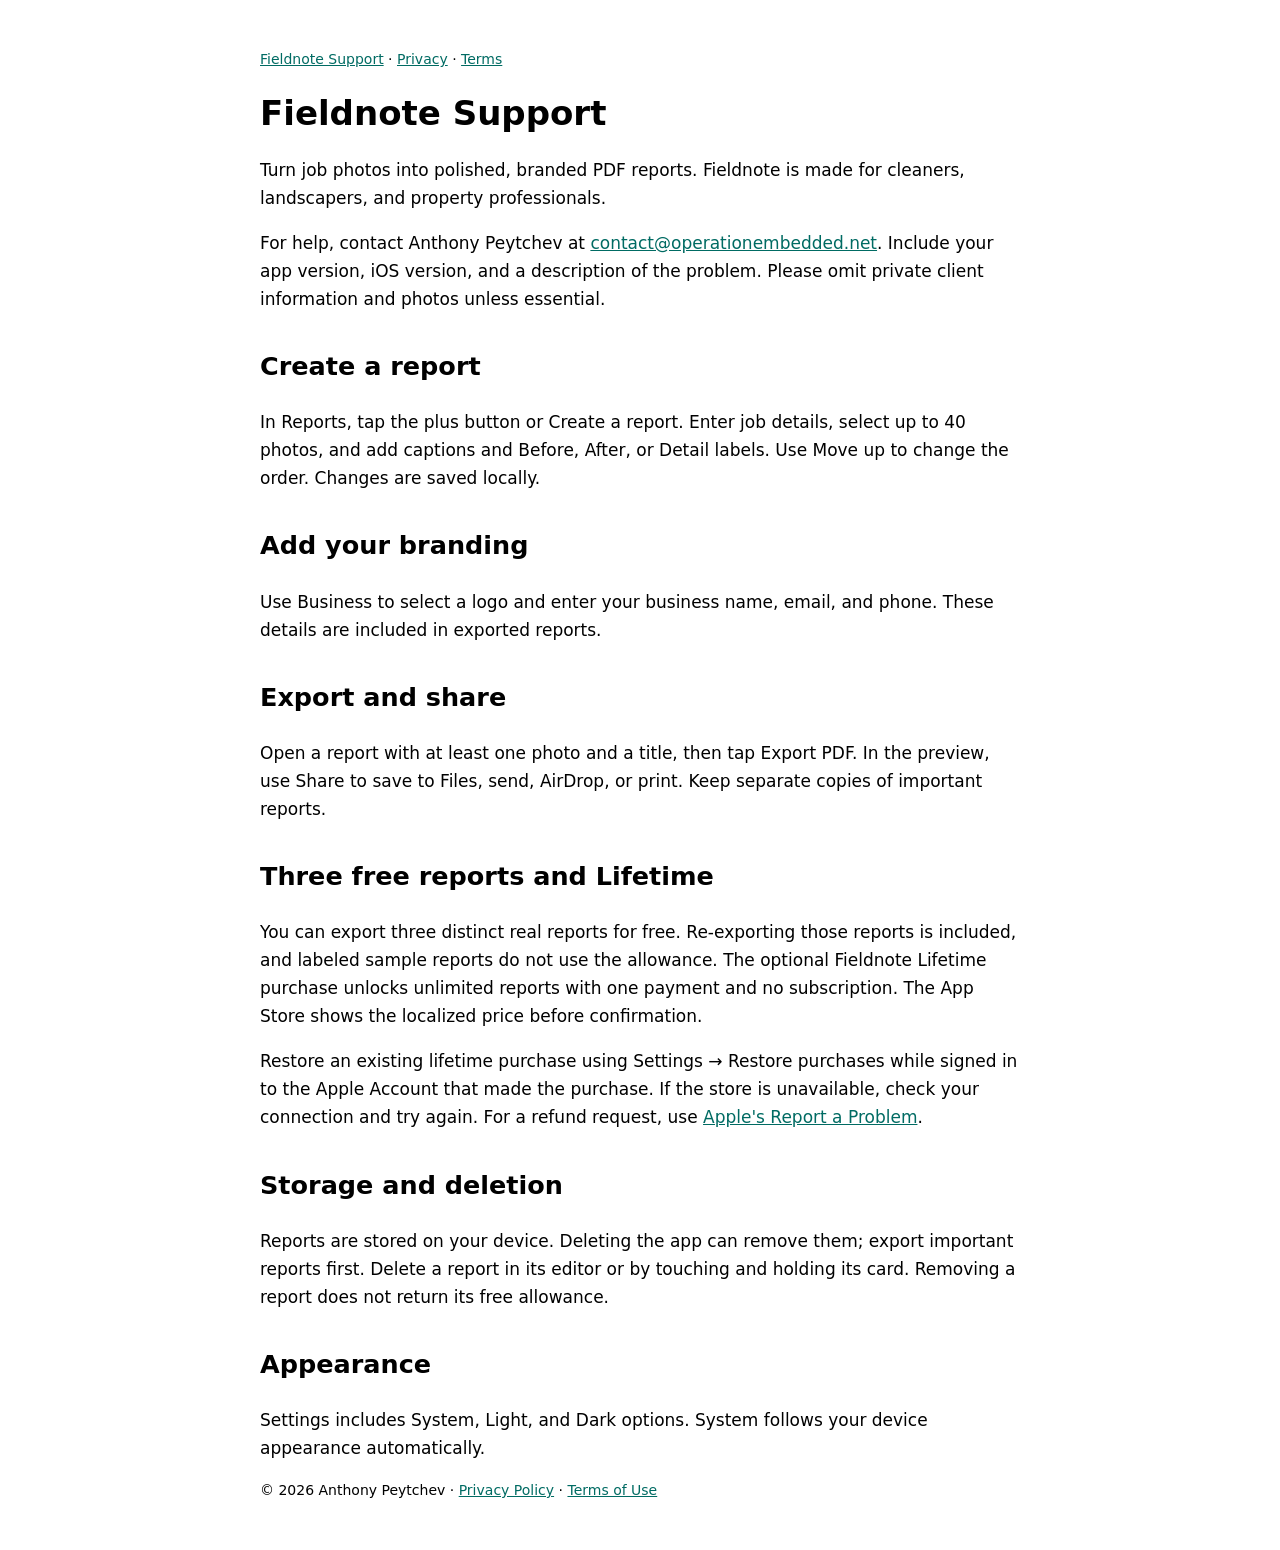
<file: fieldnote/support.html>
<!doctype html><html lang="en"><head><meta charset="utf-8"><meta name="viewport" content="width=device-width,initial-scale=1"><title>Fieldnote — Support</title><style>html{color-scheme:light dark}body{font:17px/1.65 system-ui,sans-serif;max-width:760px;margin:48px auto;padding:0 24px}a{color:light-dark(#006b63,#65d9cc)}h1{line-height:1.15}nav,footer{font-size:14px}h2{margin-top:32px}</style></head><body><nav><a href="support.html">Fieldnote Support</a> · <a href="privacy.html">Privacy</a> · <a href="terms.html">Terms</a></nav><main><h1>Fieldnote Support</h1><p>Turn job photos into polished, branded PDF reports. Fieldnote is made for cleaners, landscapers, and property professionals.</p><p>For help, contact Anthony Peytchev at <a href="mailto:contact@operationembedded.net">contact@operationembedded.net</a>. Include your app version, iOS version, and a description of the problem. Please omit private client information and photos unless essential.</p><h2>Create a report</h2><p>In Reports, tap the plus button or Create a report. Enter job details, select up to 40 photos, and add captions and Before, After, or Detail labels. Use Move up to change the order. Changes are saved locally.</p><h2>Add your branding</h2><p>Use Business to select a logo and enter your business name, email, and phone. These details are included in exported reports.</p><h2>Export and share</h2><p>Open a report with at least one photo and a title, then tap Export PDF. In the preview, use Share to save to Files, send, AirDrop, or print. Keep separate copies of important reports.</p><h2>Three free reports and Lifetime</h2><p>You can export three distinct real reports for free. Re-exporting those reports is included, and labeled sample reports do not use the allowance. The optional Fieldnote Lifetime purchase unlocks unlimited reports with one payment and no subscription. The App Store shows the localized price before confirmation.</p><p>Restore an existing lifetime purchase using Settings → Restore purchases while signed in to the Apple Account that made the purchase. If the store is unavailable, check your connection and try again. For a refund request, use <a href="https://reportaproblem.apple.com/">Apple's Report a Problem</a>.</p><h2>Storage and deletion</h2><p>Reports are stored on your device. Deleting the app can remove them; export important reports first. Delete a report in its editor or by touching and holding its card. Removing a report does not return its free allowance.</p><h2>Appearance</h2><p>Settings includes System, Light, and Dark options. System follows your device appearance automatically.</p></main><footer>© 2026 Anthony Peytchev · <a href="privacy.html">Privacy Policy</a> · <a href="terms.html">Terms of Use</a></footer></body></html>
</file>
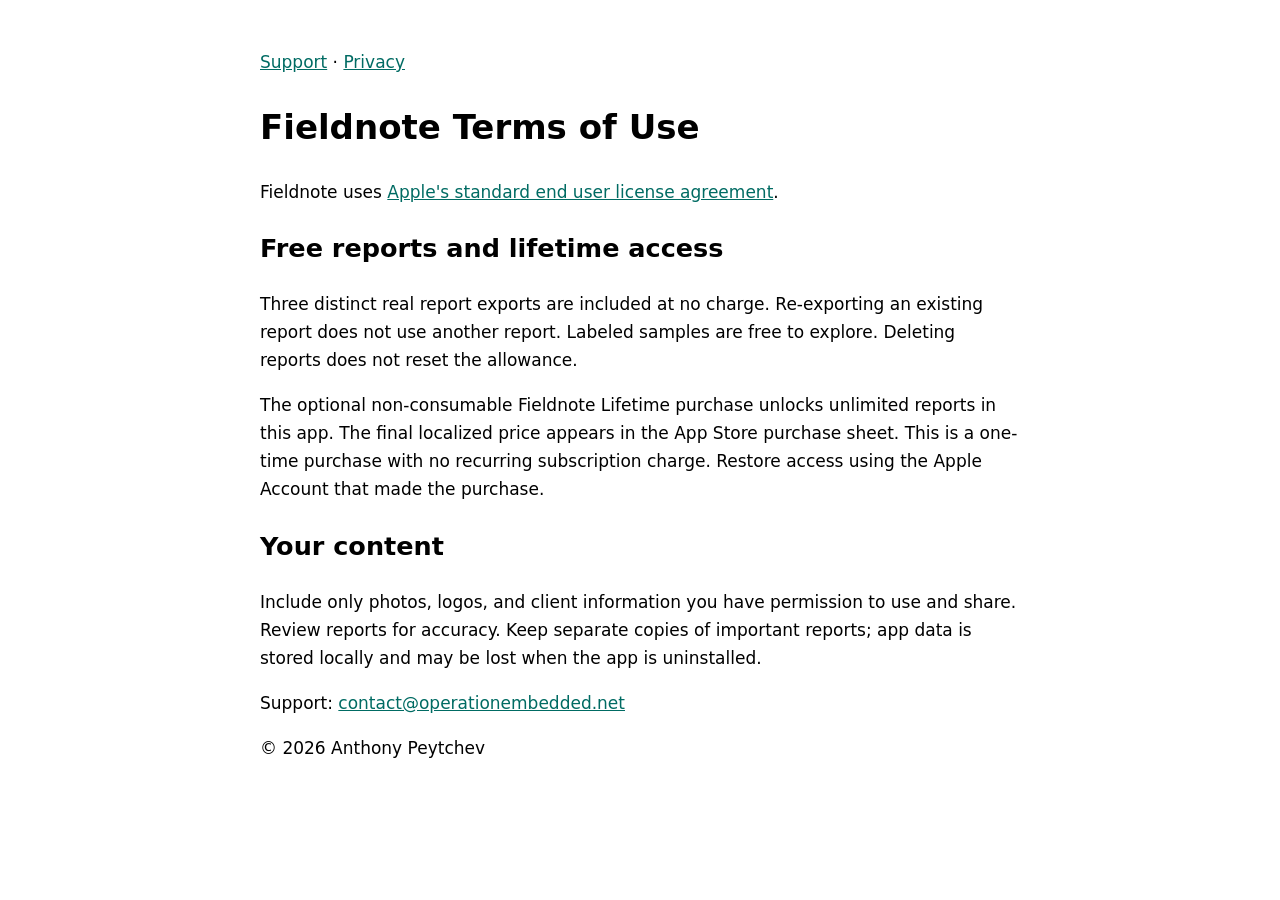
<file: fieldnote/terms.html>
<!doctype html><html lang="en"><head><meta charset="utf-8"><meta name="viewport" content="width=device-width,initial-scale=1"><title>Fieldnote — Terms of Use</title><style>html{color-scheme:light dark}body{font:17px/1.65 system-ui,sans-serif;max-width:760px;margin:48px auto;padding:0 24px}a{color:light-dark(#006b63,#65d9cc)}</style></head><body><nav><a href="support.html">Support</a> · <a href="privacy.html">Privacy</a></nav><main><h1>Fieldnote Terms of Use</h1><p>Fieldnote uses <a href="https://www.apple.com/legal/internet-services/itunes/dev/stdeula/">Apple's standard end user license agreement</a>.</p><h2>Free reports and lifetime access</h2><p>Three distinct real report exports are included at no charge. Re-exporting an existing report does not use another report. Labeled samples are free to explore. Deleting reports does not reset the allowance.</p><p>The optional non-consumable Fieldnote Lifetime purchase unlocks unlimited reports in this app. The final localized price appears in the App Store purchase sheet. This is a one-time purchase with no recurring subscription charge. Restore access using the Apple Account that made the purchase.</p><h2>Your content</h2><p>Include only photos, logos, and client information you have permission to use and share. Review reports for accuracy. Keep separate copies of important reports; app data is stored locally and may be lost when the app is uninstalled.</p><p>Support: <a href="mailto:contact@operationembedded.net">contact@operationembedded.net</a></p></main><footer>© 2026 Anthony Peytchev</footer></body></html>
</file>
<file: site.css>
:root { color-scheme: light dark; --ink: #182c30; --paper: #f6f9f8; --accent: #096b57; --line: #d8e5e0; }
* { box-sizing: border-box; }
body { margin: 0 auto; max-width: 800px; padding: 0 24px 40px; background: var(--paper); color: var(--ink); font: 17px/1.65 system-ui, -apple-system, sans-serif; }
nav { display: flex; flex-wrap: wrap; align-items: center; justify-content: space-between; gap: 12px; padding: 26px 0; border-bottom: 1px solid var(--line); margin-bottom: 40px; }
nav span { display: flex; gap: 20px; }
.brand { font-weight: 750; text-decoration: none; color: var(--ink); }
a { color: var(--accent); text-underline-offset: .18em; overflow-wrap: anywhere; }
a:focus-visible { outline: 3px solid var(--accent); outline-offset: 5px; border-radius: 2px; }
[aria-current="page"] { font-weight: 700; }
h1, h2 { line-height: 1.2; letter-spacing: -.025em; }
h1 { font-size: clamp(2rem, 6vw, 2.75rem); margin: 0 0 22px; }
h2 { font-size: 1.25rem; margin: 2.2em 0 .6em; }
p { margin: 0 0 1.15em; }
footer { margin-top: 48px; padding-top: 22px; border-top: 1px solid var(--line); font-size: .95rem; }
.intro { font-size: 1.2rem; max-width: 54ch; }
.cards { display: grid; grid-template-columns: repeat(auto-fit, minmax(220px, 1fr)); gap: 18px; margin-top: 32px; }
.card { border: 1px solid var(--line); border-radius: 18px; padding: 24px; }
.card h2 { margin-top: 0; }
.card p { margin-bottom: 18px; }
@media (prefers-color-scheme: dark) { :root { --paper: #0b171c; --ink: #e3eeea; --accent: #7ae2bf; --line: #2a4247; } }
@media (max-width: 420px) { body { padding-inline: 20px; } nav { margin-bottom: 30px; } }
</file>
<file: ember/style.css>
*{box-sizing:border-box}html{scroll-behavior:smooth}body{margin:0;background:#faf8f1;color:#233d35;font:17px/1.7 -apple-system,BlinkMacSystemFont,"Segoe UI",sans-serif}a{color:#315c48;text-underline-offset:4px}a:focus-visible{outline:3px solid #e67544;outline-offset:4px}header,main,footer{max-width:850px;margin:auto;padding:26px}header{display:flex;align-items:center;justify-content:space-between;border-bottom:1px solid #d8ddd2;gap:20px;flex-wrap:wrap}.brand{font-weight:850;font-size:25px;text-decoration:none;letter-spacing:-1px}.brand span{color:#d86635}nav{display:flex;gap:22px}h1{font-size:clamp(36px,7vw,56px);line-height:1.1;letter-spacing:-2px;margin:22px 0}h2{font-size:24px;line-height:1.35;margin-top:38px}p,li{max-width:70ch}.meta{color:#58695e;font-size:15px}.eyebrow{font-size:12px;letter-spacing:2px;font-weight:750;text-transform:uppercase;color:#5c735f}.intro{font-size:21px}.note{background:#e8efe1;padding:18px 22px;border-radius:12px;border-left:4px solid #5c7e63}footer{border-top:1px solid #d8ddd2;font-size:14px;margin-top:35px;padding-bottom:40px}li{margin:8px 0}@media(prefers-color-scheme:dark){body{background:#15221c;color:#e7eee4}a{color:#a9cbb3}header,footer{border-color:#36483b}.meta,.eyebrow{color:#b0c1b0}.note{background:#23392b}}
</file>
